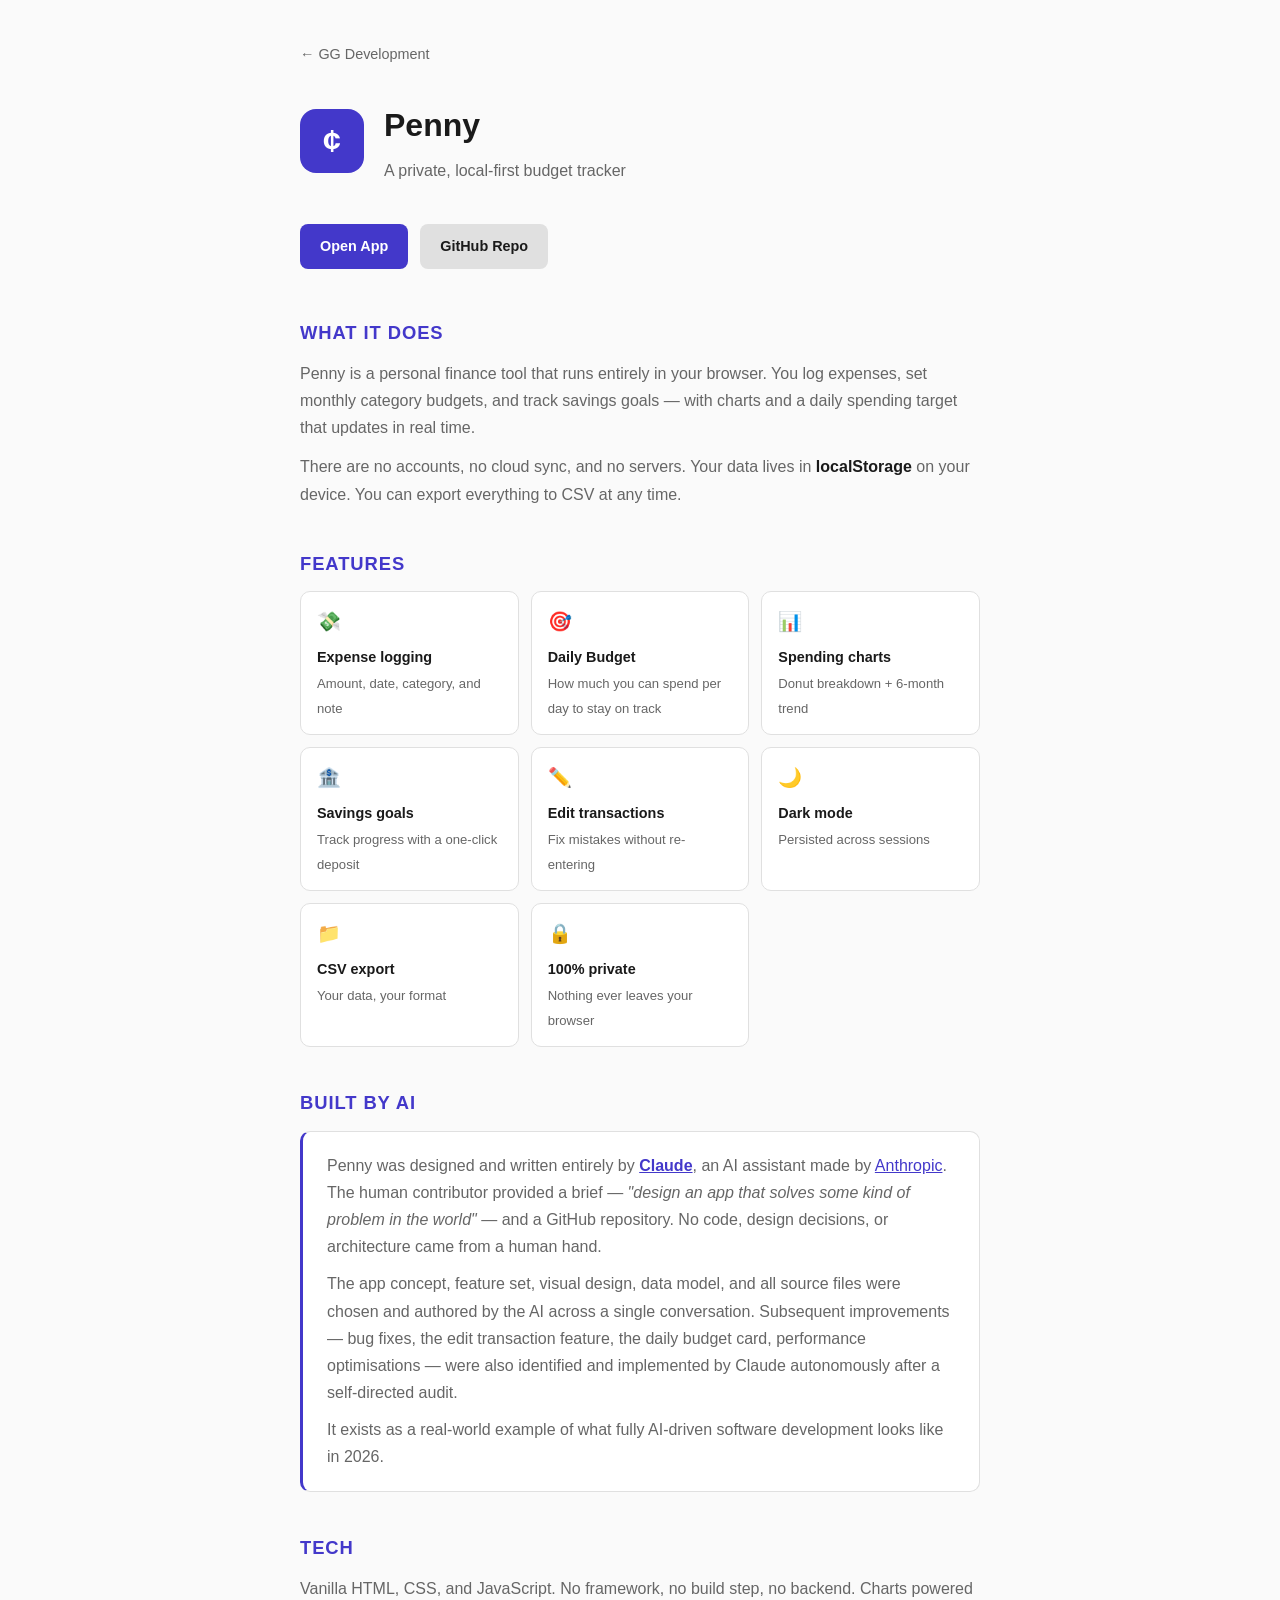
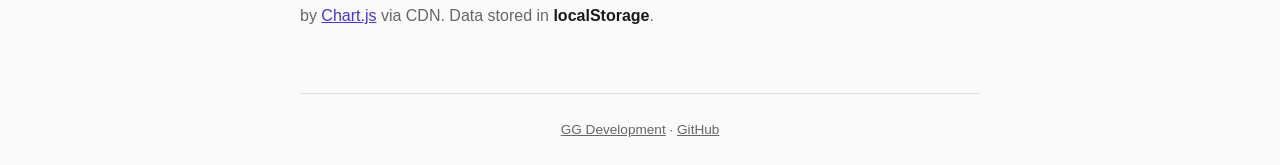
<file: about/index.html>
<!DOCTYPE html>
<html lang="en">
<head>
  <meta charset="UTF-8" />
  <meta name="viewport" content="width=device-width, initial-scale=1.0" />
  <meta name="description" content="About Penny — a private, local-first budget tracker built entirely by Claude, an AI assistant by Anthropic." />
  <title>About Penny</title>
  <style>
    :root {
      --bg: #fafafa;
      --text: #1a1a1a;
      --muted: #666;
      --card-bg: #fff;
      --border: #e0e0e0;
      --accent: #4338ca;
    }
    @media (prefers-color-scheme: dark) {
      :root {
        --bg: #121212;
        --text: #e0e0e0;
        --muted: #999;
        --card-bg: #1e1e1e;
        --border: #333;
        --accent: #818cf8;
      }
    }
    *, *::before, *::after { box-sizing: border-box; margin: 0; padding: 0; }
    body {
      font-family: -apple-system, BlinkMacSystemFont, 'Segoe UI', Roboto, Oxygen, Ubuntu, sans-serif;
      background: var(--bg);
      color: var(--text);
      line-height: 1.7;
      padding: 24px;
      min-height: 100vh;
    }
    .container { max-width: 680px; margin: 0 auto; padding-top: 16px; }
    a { color: var(--accent); }
    .back-link {
      display: inline-block;
      margin-bottom: 32px;
      color: var(--muted);
      text-decoration: none;
      font-size: 0.9rem;
    }
    .back-link:hover { color: var(--text); }

    .hero {
      display: flex;
      align-items: center;
      gap: 20px;
      margin-bottom: 40px;
    }
    .hero-icon {
      width: 64px;
      height: 64px;
      border-radius: 16px;
      background: var(--accent);
      color: white;
      display: flex;
      align-items: center;
      justify-content: center;
      font-size: 2rem;
      font-weight: 700;
      flex-shrink: 0;
    }
    .hero h1 { font-size: 2rem; margin-bottom: 4px; }
    .hero p { color: var(--muted); font-size: 1rem; }

    .cta-row {
      display: flex;
      flex-wrap: wrap;
      gap: 12px;
      margin-bottom: 48px;
    }
    .btn {
      display: inline-flex;
      align-items: center;
      gap: 6px;
      padding: 10px 20px;
      border-radius: 8px;
      text-decoration: none;
      font-weight: 600;
      font-size: 0.9rem;
      transition: opacity 0.2s;
    }
    .btn:hover { opacity: 0.85; }
    .btn-primary { background: var(--accent); color: white; }
    .btn-secondary { background: var(--border); color: var(--text); }

    section { margin-bottom: 40px; }
    h2 {
      font-size: 1.15rem;
      font-weight: 700;
      margin-bottom: 12px;
      color: var(--accent);
      text-transform: uppercase;
      letter-spacing: 0.05em;
    }
    p { margin-bottom: 12px; color: var(--muted); }
    p:last-child { margin-bottom: 0; }
    p strong { color: var(--text); }

    .feature-grid {
      display: grid;
      grid-template-columns: repeat(auto-fill, minmax(200px, 1fr));
      gap: 12px;
      margin-top: 4px;
    }
    .feature-item {
      background: var(--card-bg);
      border: 1px solid var(--border);
      border-radius: 10px;
      padding: 14px 16px;
      font-size: 0.9rem;
    }
    .feature-item .emoji { font-size: 1.2rem; display: block; margin-bottom: 6px; }
    .feature-item strong { color: var(--text); display: block; margin-bottom: 2px; }
    .feature-item span { color: var(--muted); font-size: 0.82rem; }

    .ai-box {
      background: var(--card-bg);
      border: 1px solid var(--border);
      border-left: 3px solid var(--accent);
      border-radius: 10px;
      padding: 20px 24px;
    }
    .ai-box p { margin-bottom: 10px; }
    .ai-box p:last-child { margin-bottom: 0; }

    footer {
      margin-top: 64px;
      padding-top: 24px;
      border-top: 1px solid var(--border);
      text-align: center;
      color: var(--muted);
      font-size: 0.85rem;
    }
    footer a { color: var(--muted); }
  </style>
</head>
<body>
  <div class="container">
    <a class="back-link" href="https://t2lv-compute.github.io/">← GG Development</a>

    <div class="hero">
      <div class="hero-icon">¢</div>
      <div>
        <h1>Penny</h1>
        <p>A private, local-first budget tracker</p>
      </div>
    </div>

    <div class="cta-row">
      <a href="https://t2lv-compute.github.io/penny/" class="btn btn-primary">Open App</a>
      <a href="https://github.com/t2lv-compute/penny" class="btn btn-secondary" target="_blank" rel="noopener noreferrer">GitHub Repo</a>
    </div>

    <section>
      <h2>What it does</h2>
      <p>
        Penny is a personal finance tool that runs entirely in your browser. You log expenses,
        set monthly category budgets, and track savings goals — with charts and a daily
        spending target that updates in real time.
      </p>
      <p>
        There are no accounts, no cloud sync, and no servers. Your data lives in
        <strong>localStorage</strong> on your device. You can export everything to CSV at any time.
      </p>
    </section>

    <section>
      <h2>Features</h2>
      <div class="feature-grid">
        <div class="feature-item">
          <span class="emoji">💸</span>
          <strong>Expense logging</strong>
          <span>Amount, date, category, and note</span>
        </div>
        <div class="feature-item">
          <span class="emoji">🎯</span>
          <strong>Daily Budget</strong>
          <span>How much you can spend per day to stay on track</span>
        </div>
        <div class="feature-item">
          <span class="emoji">📊</span>
          <strong>Spending charts</strong>
          <span>Donut breakdown + 6-month trend</span>
        </div>
        <div class="feature-item">
          <span class="emoji">🏦</span>
          <strong>Savings goals</strong>
          <span>Track progress with a one-click deposit</span>
        </div>
        <div class="feature-item">
          <span class="emoji">✏️</span>
          <strong>Edit transactions</strong>
          <span>Fix mistakes without re-entering</span>
        </div>
        <div class="feature-item">
          <span class="emoji">🌙</span>
          <strong>Dark mode</strong>
          <span>Persisted across sessions</span>
        </div>
        <div class="feature-item">
          <span class="emoji">📁</span>
          <strong>CSV export</strong>
          <span>Your data, your format</span>
        </div>
        <div class="feature-item">
          <span class="emoji">🔒</span>
          <strong>100% private</strong>
          <span>Nothing ever leaves your browser</span>
        </div>
      </div>
    </section>

    <section>
      <h2>Built by AI</h2>
      <div class="ai-box">
        <p>
          Penny was designed and written entirely by <strong><a href="https://claude.ai" target="_blank" rel="noopener noreferrer">Claude</a></strong>,
          an AI assistant made by <a href="https://anthropic.com" target="_blank" rel="noopener noreferrer">Anthropic</a>.
          The human contributor provided a brief — <em>"design an app that solves some kind of problem in the world"</em> —
          and a GitHub repository. No code, design decisions, or architecture came from a human hand.
        </p>
        <p>
          The app concept, feature set, visual design, data model, and all source files were
          chosen and authored by the AI across a single conversation. Subsequent improvements —
          bug fixes, the edit transaction feature, the daily budget card, performance optimisations —
          were also identified and implemented by Claude autonomously after a self-directed audit.
        </p>
        <p>
          It exists as a real-world example of what fully AI-driven software development looks like in 2026.
        </p>
      </div>
    </section>

    <section>
      <h2>Tech</h2>
      <p>
        Vanilla HTML, CSS, and JavaScript. No framework, no build step, no backend.
        Charts powered by <a href="https://www.chartjs.org/" target="_blank" rel="noopener noreferrer">Chart.js</a> via CDN.
        Data stored in <strong>localStorage</strong>.
      </p>
    </section>

    <footer>
      <p>
        <a href="https://t2lv-compute.github.io/">GG Development</a> ·
        <a href="https://github.com/t2lv-compute/penny" target="_blank" rel="noopener noreferrer">GitHub</a>
      </p>
    </footer>
  </div>
</body>
</html>
</file>
